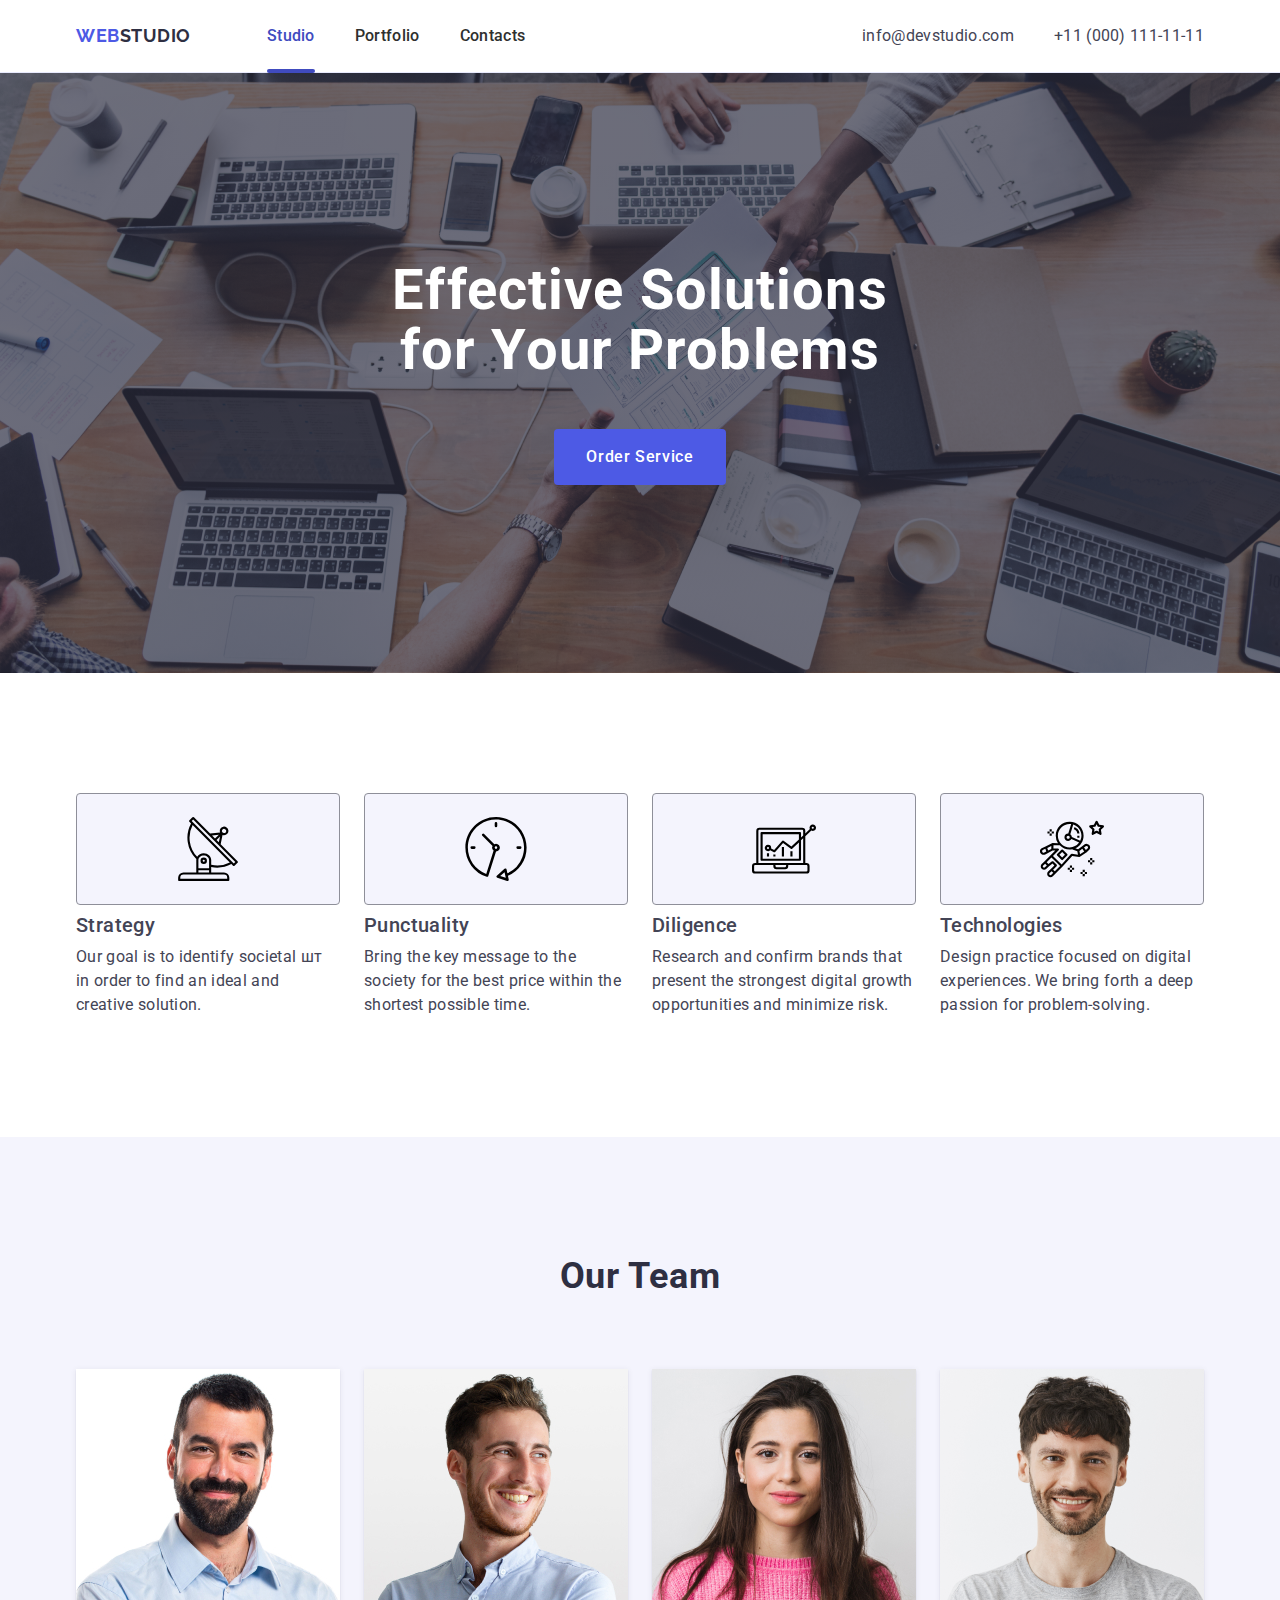
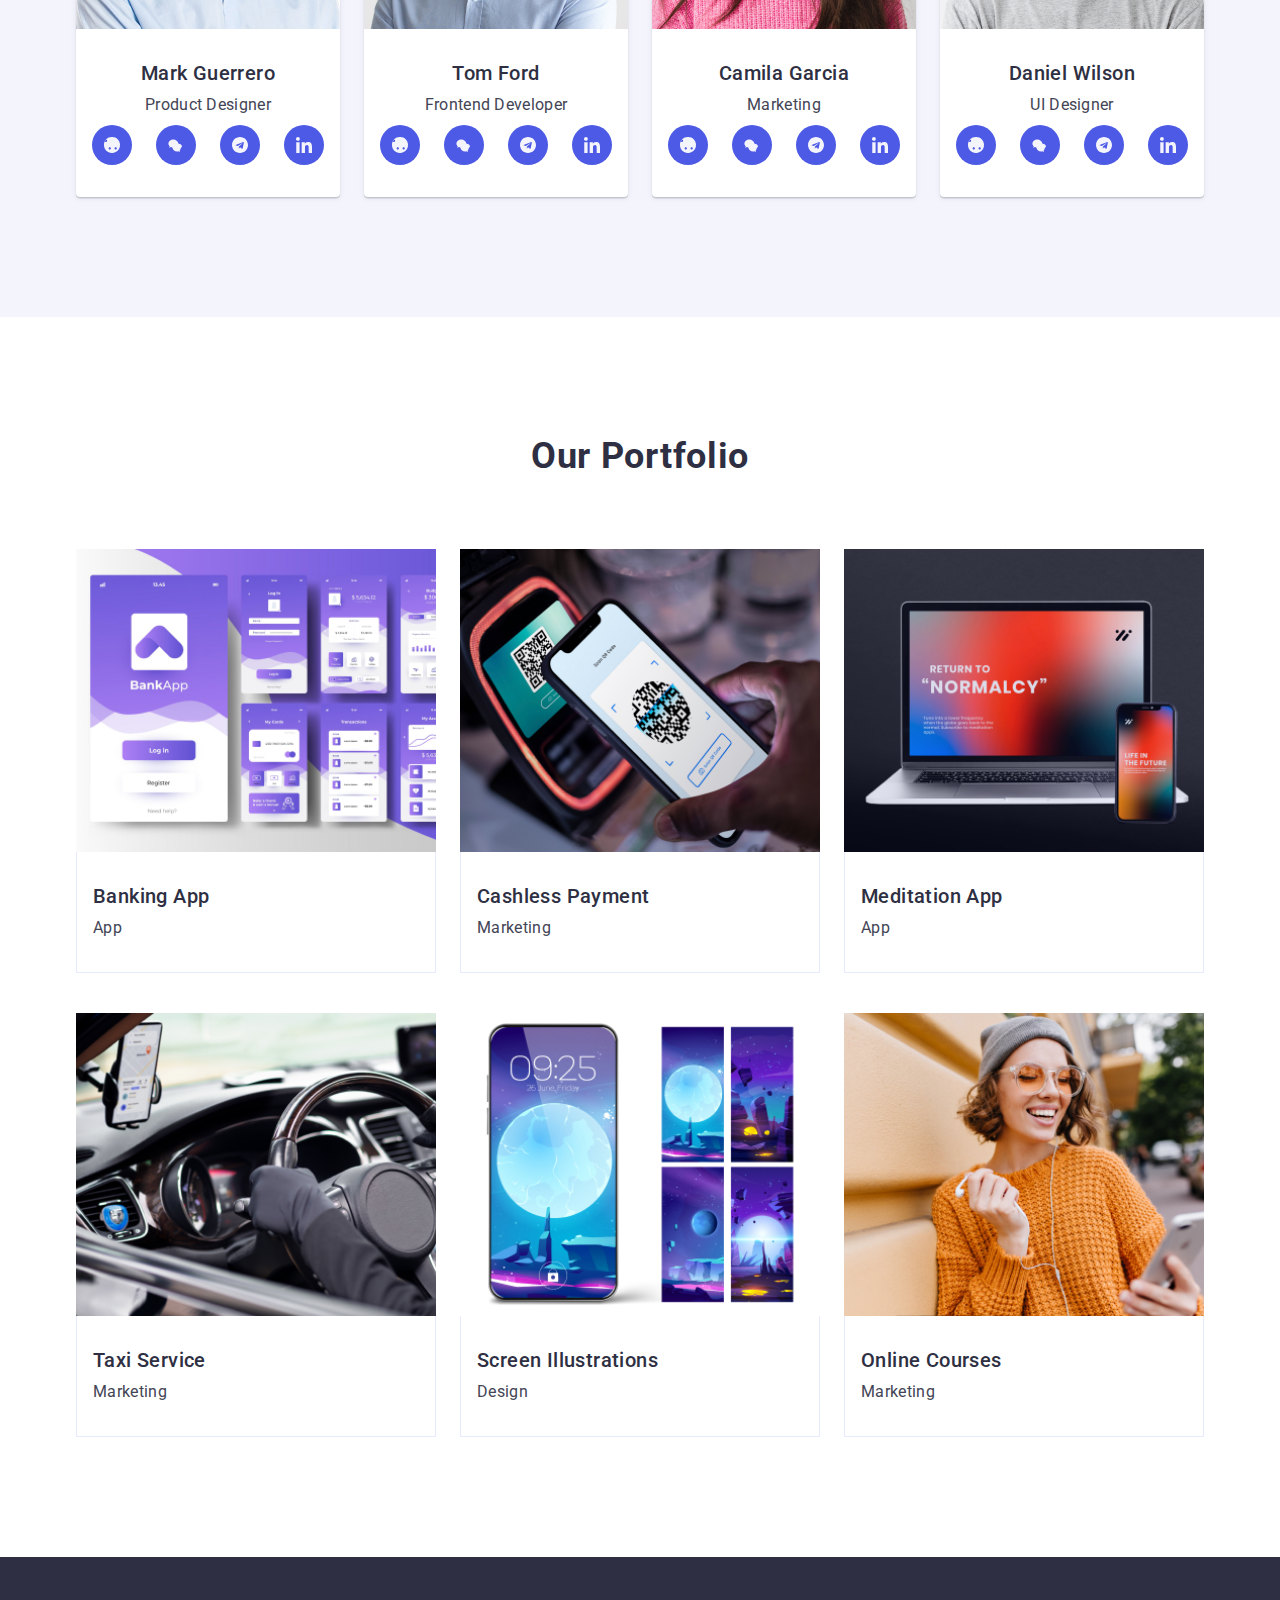
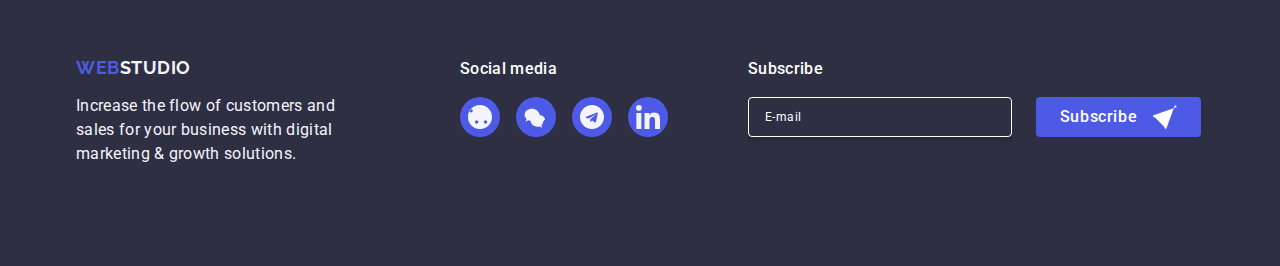
<file: html project/index.html>
<!DOCTYPE html>
<html lang="en">
<head>
    <meta charset="UTF-8">
    <meta name="viewport" content="width=device-width, initial-scale=1.0">
    <link rel="stylesheet" href="https://cdnjs.cloudflare.com/ajax/libs/modern-normalize/2.0.0/modern-normalize.min.css">
    <link rel="stylesheet" href="./src/css/style.css">
    <link rel="preconnect" href="https://fonts.googleapis.com">
    <link rel="preconnect" href="https://fonts.gstatic.com" crossorigin>
    <link href="https://fonts.googleapis.com/css2?family=Raleway:wght@700&family=Roboto:wght@400;500;700&display=swap" rel="stylesheet">
    <link rel="icon" href="./src/images/twitter-1.svg">
    <title>Web Studio</title>
</head>
<body>
     <header class="header">
            <div class="container header_wrapper">   
                <nav class="navigation">
                    <a href="./index.html" class="logo">Web<span class="logo_span">Studio</span></a> 
                    <ul class="nav_list">
                        <li class="nav_list_item "><a href="#" class="nav_list_a current ">Studio</a></li>
                        <li class="nav_list_item"><a href="#" class="nav_list_a ">Portfolio</a></li>
                        <li class="nav_list_item"><a href="#" class="nav_list_a ">Contacts</a></li>
                    </ul>
        
                </nav>
                <address class="address">
                    <ul class="address_list">
                        <li class="address_list_item"><a href="mailto:info@devstudio.com" class="address_a">info@devstudio.com</a></li>
                        <li class="address_list_item"><a  href="tel:+110001111111" class="address_a">+11 (000) 111-11-11</a></li>
                    </ul>
                </address>
            </div>
    </header>

    <main>
        <section class="hero">
            <div class="container">
                <h1 class="title">Effective Solutions for Your Problems</h1>
                <button type="button" class="hero_btn" id="btn_order">Order Service</button>

            </div>
        </section>
         <section class="plan">
            <div class="container">
                <h2 class="plan_title visually-hidden"></h2>

                <ul class="plan_list">
                    <li class="plan_list_item">
                        <div class="plan_icon">
                            <svg class="plan_icon_svg" width="64" height="64">
                                <use href="./src/images/icons.svg#icon-antenna"></use>
                            </svg>
                        </div>
                        <h3 class="plan_list_title">Strategy</h3>
                        <p class="plan_text">Our goal is to identify societal шт in order to find an ideal and creative solution. </p>
                    </li>
                    <li class="plan_list_item">
                        <div class="plan_icon">
                            <svg class="plan_icon_svg" width="64" height="64">
                                <use href ="./src/images/icons.svg#icon-clock"></use>
                            </svg>
                        </div>
                        <h3 class="plan_list_title">Punctuality</h3>
                        <p class="plan_text">Bring the key message to the society  for the best price within the shortest possible time.</p>
                    </li >
                    <li class="plan_list_item">
                        <div class="plan_icon">
                            <svg class="plan_icon_svg" width="64" height="64">
                                <use href ="./src/images/icons.svg#icon-diagram"></use>
                            </svg>
                        </div>
                        <h3 class="plan_list_title">Diligence</h3>
                        <p class="plan_text">Research and confirm brands that present the strongest digital growth opportunities and minimize risk.</p>
                    </li>
                    <li class="plan_list_item">
                        <div class="plan_icon">
                            <svg class="plan_icon_svg" width="64" height="64">
                                <use href ="./src/images/icons.svg#icon-astronaut"></use>
                            </svg>
                        </div>
                        <h3 class="plan_list_title">Technologies</h3>
                        <p class="plan_text">Design practice focused on digital experiences. We bring forth a deep passion for problem-solving.</p>
                    </li>
                </ul>
            </div>
        </section> 
        <section class="team">
            <div class="container">
                <h2 class="team_title">Our Team</h2>
                <ul class="team_list">
                    <li class="team_list_item">
                        <a href="/team.html"><img srcset="./src/images/team/img1.png 1x, ./src/images/team/img1-2x.png 2x" src="./src/images/team/img1.png" alt="Mark Guerrero" width="264" height="260"></a>
                        <div class="team_text_wrapper">
                            <h3 class="team_list_title color-change">Mark Guerrero</h3>
                            <p class="team_list_text text_space color-change">Product Designer</p>
                            <ul class="team_icon_list">
                                <li class="team_icon_list_item">
                                    <a href="#" class="team_icon_a">
                                        <svg class="soc_icon_svg" width="16" height="16">
                                            <use href ="./src/images/icons.svg#icon-instagram-2"></use>
                                        </svg>
                                    </a>
                                </li>
                                <li class="team_icon_list_item">
                                    <a href="#" class="team_icon_a">
                                        <svg class="soc_icon_svg" width="16" height="16">
                                            <use href ="./src/images/icons.svg#icon-twitter-1"></use>
                                        </svg>
                                    </a>
                                </li>
                                <li class="team_icon_list_item">
                                    <a href="#" class="team_icon_a">
                                        <svg class="soc_icon_svg" width="16" height="16">
                                            <use href ="./src/images/icons.svg#icon-facebook-1"></use>
                                        </svg>
                                    </a>
                                </li>
                                <li class="team_icon_list_item">
                                    <a href="#" class="team_icon_a">
                                        <svg class="soc_icon_svg" width="16" height="16">
                                            <use href ="./src/images/icons.svg#icon-linkedin-1"></use>
                                        </svg>
                                    </a>
                                </li>
                            </ul>
                        </div>
                    </li>
                    <li class="team_list_item">
                        <img srcset="./src/images/team/img2.jpg 1x, ./src/images/team/img2-2x.png 2x" src="./src/images/team/img2.jpg" alt="Tom Ford" width="264" height="260">
                        <div class="team_text_wrapper">
                            <h3 class="team_list_title color-change">Tom Ford</h3>
                            <p class="team_list_text text_space exclude-color-change">Frontend Developer</p>
                            <ul class="team_icon_list">
                                <li class="team_icon_list_item">
                                    <a href="#" class="team_icon_a">
                                        <svg class="soc_icon_svg" width="16" height="16">
                                            <use href ="./src/images/icons.svg#icon-instagram-2"></use>
                                        </svg>
                                    </a>
                                </li>
                                <li class="team_icon_list_item">
                                    <a href="#" class="team_icon_a">
                                        <svg class="soc_icon_svg" width="16" height="16">
                                            <use href ="./src/images/icons.svg#icon-twitter-1"></use>
                                        </svg>
                                    </a>
                                </li>
                                <li class="team_icon_list_item">
                                    <a href="#" class="team_icon_a">
                                        <svg class="soc_icon_svg" width="16" height="16">
                                            <use href ="./src/images/icons.svg#icon-facebook-1"></use>
                                        </svg>
                                    </a>
                                </li>
                                <li class="team_icon_list_item">
                                    <a href="#" class="team_icon_a">
                                        <svg class="soc_icon_svg" width="16" height="16">
                                            <use href ="./src/images/icons.svg#icon-linkedin-1"></use>
                                        </svg>
                                    </a>
                                </li>
                            </ul>
                        </div>
                    </li>
                    <li class="team_list_item">
                        <img srcset="./src/images/team/img3.jpg 1x, ./src/images/team/img3-2x.png 2x" src="./src/images/team/img3.jpg" alt="Camila Garcia" width="264" height="260">
                        <div class="team_text_wrapper">
                            <h3 class="team_list_title color-change">Camila Garcia</h3>
                            <p class="team_list_text text_space color-change">Marketing</p>
                            <ul class="team_icon_list">
                                <li class="team_icon_list_item">
                                    <a href="#" class="team_icon_a">
                                        <svg class="soc_icon_svg" width="16" height="16">
                                            <use href ="./src/images/icons.svg#icon-instagram-2"></use>
                                        </svg>
                                    </a>
                                </li>
                                <li class="team_icon_list_item">
                                    <a href="#" class="team_icon_a">
                                        <svg class="soc_icon_svg" width="16" height="16">
                                            <use href ="./src/images/icons.svg#icon-twitter-1"></use>
                                        </svg>
                                    </a>
                                </li>
                                <li class="team_icon_list_item">
                                    <a href="#" class="team_icon_a">
                                        <svg class="soc_icon_svg" width="16" height="16">
                                            <use href ="./src/images/icons.svg#icon-facebook-1"></use>
                                        </svg>
                                    </a>
                                </li>
                                <li class="team_icon_list_item">
                                    <a href="#" class="team_icon_a">
                                        <svg class="soc_icon_svg" width="16" height="16">
                                            <use href ="./src/images/icons.svg#icon-linkedin-1"></use>
                                        </svg>
                                    </a>
                                </li>
                            </ul>
                        </div>
                    </li>
                    <li class="team_list_item">
                        <img srcset="./src/images/team/img4.png 1x, ./src/images/team/img4-2x.png 2x" src="./src/images/team/img4.png" alt="Daniel Wilson" width="264" height="260">
                        <div class="team_text_wrapper">
                            <h3 class="team_list_title color-change">Daniel Wilson</h3>
                            <p class="team_list_text text_space color-change">UI Designer</p>
                            <ul class="team_icon_list">
                                <li class="team_icon_list_item">
                                    <a href="#" class="team_icon_a">
                                        <svg class="soc_icon_svg" width="16" height="16">
                                            <use href ="./src/images/icons.svg#icon-instagram-2"></use>
                                        </svg>
                                    </a>
                                </li>
                                <li class="team_icon_list_item">
                                    <a href="#" class="team_icon_a">
                                        <svg class="soc_icon_svg" width="16" height="16">
                                            <use href ="./src/images/icons.svg#icon-twitter-1"></use>
                                        </svg>
                                    </a>
                                </li>
                                <li class="team_icon_list_item">
                                    <a href="#" class="team_icon_a">
                                        <svg class="soc_icon_svg" width="16" height="16">
                                            <use href ="./src/images/icons.svg#icon-facebook-1"></use>
                                        </svg>
                                    </a>
                                </li>
                                <li class="team_icon_list_item">
                                    <a href="#" class="team_icon_a">
                                        <svg class="soc_icon_svg" width="16" height="16">
                                            <use href ="./src/images/icons.svg#icon-linkedin-1"></use>
                                        </svg>
                                    </a>
                                </li>
                            </ul>
                        </div>
                    </li>
                </ul>
            </div>
        </section> 
         <section class="portfolio">
            <div class="container">
                <h2 class="portfolio_title port_special">Our Portfolio</h2>
                <ul class="port_inf">
                    <li class="port_list_item">                      
                        <div class="portfolio_img">
                            <picture>
                                <source media="(max-width:767px)" srcset="./src/images/portf/bank_app-m-1x.jpg 1x, ./src/images/portf/bank_app-m-2x.jpg 2x"/>
                                <source media="(min-width:768px)" srcset="./src/images/portf/bank_app-t-1x.jpg 1x, ./src/images/portf/bank_app-t-2x.jpg 2x"/>
                                <source media="(max-width:1158px)" srcset="./src/images/portf/bank_app.jpg 1x, ./src/images/portf/bank_app-2x.jpg 2x"/>
                                <img srcset="./src/images/portf/bank_app.jpg 1x, ./src/images/portf/bank_app-2x.jpg 2x" src="./src/images/portf/bank_app.jpg" alt="bank_app" width="360" >
                            </picture>
                            <p class="portfolio_img_text">14 Stylish and User-Friendly App Design Concepts · Task Manager App · Calorie Tracker App · Exotic Fruit Ecommerce App · Cloud Storage App</p>
                        </div>
                        <div class="port_list_text_wrapper">
                            <h3 class="portfolio_list_title">Banking App</h3>
                            <p class="port_list_text">App</p>
                        </div>
                    </li>
                    <li class="port_list_item">
                        <div class="portfolio_img">
                            <picture>
                                <source media="(max-width:767px)" srcset="./src/images/portf/cash_pay.jpg 1x, ./src/images/portf/cash_pay-m-2x.jpg 2x"/>
                                <source media="(min-width:768px)" srcset="./src/images/portf/cash_pay-t-1x.jpg 1x, ./src/images/portf/cash_pay-t-2x.jpg 2x"/>
                                <source media="(max-width:1158px)" srcset="./src/images/portf/cash_pay.jpg 1x, ./src/images/portf/cash_pay-2x.jpg 2x"/>
                                <img srcset="./src/images/portf/cash_pay.jpg 1x, ./src/images/portf/cash_pay-2x.jpg 2x" src="./src/images/portf/cash_pay.jpg" alt="cash_pay" width="360"  >    
                            </picture>
                            <p class="portfolio_img_text">14 Stylish and User-Friendly App Design Concepts · Task Manager App · Calorie Tracker App · Exotic Fruit Ecommerce App · Cloud Storage App</p>
                        </div>
                        <div class="port_list_text_wrapper">
                            <h3 class="portfolio_list_title">Cashless Payment</h3>
                            <p class="port_list_text">Marketing</p>
                        </div>
                    </li>
                    <li class="port_list_item">
                        <div class="portfolio_img">
                            <picture>
                                <source media="(max-width:767px)" srcset="./src/images/portf/med_app-m-1x.jpg 1x, ./src/images/portf/med_app-m-2x.jpg 2x"/>
                                <source media="(min-width:768px)" srcset="./src/images/portf/med_app-t-1x.jpg 1x, ./src/images/portf/med_app-t-2x.jpg 2x"/>
                                <source media="(max-width:1158px)" srcset="./src/images/portf/med_app.jpg 1x, ./src/images/portf/med_app-2x.jpg 2x"/>
                                <img srcset="./src/images/portf/med_app.jpg 1x, ./src/images/portf/med_app-2x.jpg 2x" src="./src/images/portf/med_app.jpg" alt="med_app" width="360" >
                            </picture>
                            <p class="portfolio_img_text">14 Stylish and User-Friendly App Design Concepts · Task Manager App · Calorie Tracker App · Exotic Fruit Ecommerce App · Cloud Storage App</p>
                        </div>
                        <div class="port_list_text_wrapper">
                            <h3 class="portfolio_list_title">Meditation App</h3>
                            <p class="port_list_text">App</p>
                        </div>
                    </li>
                    <li class="port_list_item">
                        <div class="portfolio_img">
                            <picture>
                                <source media="(max-width:767px)" srcset="./src/images/portf/taxi-m-1x.jpg 1x, ./src/images/portf/taxi-m-2x.jpg 2x"/>
                                <source media="(min-width:768px)" srcset="./src/images/portf/taxi-t-1x.jpg 1x, ./src/images/portf/taxi-t-2x.jpg 2x"/>
                                <source media="(max-width:1158px)" srcset="./src/images/portf/taxi.jpg 1x, ./src/images/portf/taxi-2x.jpg 2x"/>
                                <img srcset="./src/images/portf/taxi.jpg 1x, ./src/images/portf/taxi-2x.jpg 2x" src="./src/images/portf/taxi.jpg" alt="taxi" width="360" height="300">
                                
                            </picture>
                            <p class="portfolio_img_text">14 Stylish and User-Friendly App Design Concepts · Task Manager App · Calorie Tracker App · Exotic Fruit Ecommerce App · Cloud Storage App</p>
                        </div>
                        <div class="port_list_text_wrapper">
                            <h3 class="portfolio_list_title">Taxi Service</h3>
                            <p class="port_list_text">Marketing</p>
                        </div>
                    </li>
                    <li class="port_list_item">
                        <div class="portfolio_img">
                            <picture>
                                <source media="(max-width:767px)" srcset="./src/images/portf/screen-m-1x.jpg 1x, ./src/images/portf/screen-m-2x.jpg 2x"/>
                                <source media="(min-width:768px)" srcset="./src/images/portf/screen-t-1x.jpg 1x, ./src/images/portf/screen-t-2x.jpg 2x"/>
                                <source media="(max-width:1158px)" srcset="./src/images/portf/screen.jpg 1x, ./src/images/portf/screen-2x.jpg 2x"/>
                                <img srcset="./src/images/portf/screen.jpg 1x, ./src/images/portf/screen-2x.jpg 2x" src="./src/images/portf/screen.jpg" alt="screen" width="360"  >
                            </picture>
                            <p class="portfolio_img_text">14 Stylish and User-Friendly App Design Concepts · Task Manager App · Calorie Tracker App · Exotic Fruit Ecommerce App · Cloud Storage App</p>
                        </div>
                        <div class="port_list_text_wrapper">
                            <h3 class="portfolio_list_title">Screen Illustrations</h3>
                            <p class="port_list_text">Design</p>
                        </div>
                    </li>
                    <li class="port_list_item">
                        <div class="portfolio_img">
                            <picture>
                                <source media="(max-width:767px)" srcset="./src/images/portf/online-m-1x.jpg 1x, ./src/images/portf/online-m-2x.jpg 2x"/>
                                <source media="(min-width:768px)" srcset="./src/images/portf/online-t-1x.jpg 1x, ./src/images/portf/online-t-2x.jpg 2x"/>
                                <source media="(max-width:1158px)" srcset="./src/images/portf/online.jpg 1x, ./src/images/portf/online-2x.jpg 2x"/>
                                <img srcset="./src/images/portf/online.jpg 1x, ./src/images/portf/online-2x.jpg 2x" src="./src/images/portf/online.jpg" alt="online" width="360"  >
                                
                            </picture>
                            <p class="portfolio_img_text">14 Stylish and User-Friendly App Design Concepts · Task Manager App · Calorie Tracker App · Exotic Fruit Ecommerce App · Cloud Storage App</p>
                        </div>
                        <div class="port_list_text_wrapper">
                            <h3 class="portfolio_list_title">Online Courses</h3>
                            <p class="port_list_text">Marketing</p>
                        </div>
                    </li>
                </ul>
            </div>
        </section> 
    </main>
     <footer class="footer">
        <div class="container footer_wrap">
            <div class="footer_info_left">
                <a href="./index.html" class="logo footer_logo">Web<span class="footer_span">Studio</span></a>
                <p class="footer_text">Increase the flow of customers and sales for your business with digital marketing & growth solutions.<p>
            </div>
            <div class="footer_info_right">
                <p class="footer_info_right_text">Social media</p>
                <ul class="footer_icon_list">
                    <li class="footer_icon_list_item">
                        <a href="#" class="footer_icon_a">
                            <svg class="soc_icon_svg" width="24" height="24">
                                <use href ="./src/images/icons.svg#icon-instagram-2"></use>
                            </svg>
                        </a>
                    </li>
                    <li class="footer_icon_list_item">
                        <a href="#" class="footer_icon_a">
                            <svg class="soc_icon_svg" width="24" height="24">
                                <use href ="./src/images/icons.svg#icon-twitter-1"></use>
                            </svg>
                        </a>
                    </li>
                    <li class="footer_icon_list_item">
                        <a href="#" class="footer_icon_a">
                            <svg class="soc_icon_svg" width="24" height="24">
                                <use href ="./src/images/icons.svg#icon-facebook-1"></use>
                            </svg>
                        </a>
                    </li>
                    <li class="footer_icon_list_item">
                        <a href="#" class="footer_icon_a">
                            <svg class="soc_icon_svg" width="24" height="24">
                                <use href ="./src/images/icons.svg#icon-linkedin-1"></use>
                            </svg>
                        </a>
                    </li>
                </ul>
            </div>
            <div class="footer_form_wrapper">
                <p class="footer_form_text">Subscribe</p>
                <form  class="footer_form">
                    <label for="footer-input-form" class="footer_label">
                        <input type="email" name="footer-input" id="footer-input-form" class="footer_form_input"
                        placeholder="E-mail">
                    </label>
                    <button type="submit" class="footer_form_btn">Subscribe
                        <svg class="footer_form_icon" width="24" height="24">
                            <use href ="./src/images/icons.svg#icon-frame-3"></use>
                        </svg>
                    </button>
                </form>
            </div>
        </div>
    </footer> 
     <div class="back_drop " id="back_drop"> 
        <div class="modal">
            <button type="button" class="modal_close_btn" id="close_btn_modal">
                <svg class="modal_close_icon" width="8" height="8">
                    <use href="./src/images/icons.svg#icon-close-black"></use>
                </svg>
            </button>
            <p class="modal_title">Leave your contacts and we will call you back</p>
            <form class="modal_form">
                <div class="form_section">
                    <label class="modal_form_label" for="user-name">Name</label>
                    <div class="input_wrapper">
                        <input class="form_input" type="text" name="user-name" id="user-name">
                        <svg class="modal_icon" width="18" height="24">
                            <use href="./src/images/icons.svg#icon-person-black"></use>
                        </svg>
                    </div>
                </div>
                <div class="form_section">
                    <label class="modal_form_label" for="phone">Phone</label>
                    <div class="input_wrapper">
                        <input class="form_input" type="tel" name="phone" id="phone">
                        <svg class="modal_icon" width="18" height="24">
                            <use href="./src/images/icons.svg#icon-phone-black"></use>
                        </svg>
                    </div>
                </div>
                <div class="form_section">
                    <label class="modal_form_label" for="email">Email</label>
                    <div class="input_wrapper">
                        <input class="form_input" type="email" name="email" id="email">
                        <svg class="modal_icon" width="18" height="24">
                            <use href="./src/images/icons.svg#icon-email-black"></use>
                        </svg>
                    </div>
                </div>
                <div class="form_textarea">
                    <label for="user-comment" class="modal_form_label">Comment</label>
                    <textarea name="user-comment" id="user-comment" cols="30" rows="10"  placeholder="Text input" class="text_area"></textarea>
                </div>
                <div class="check_box">
                    <input type="checkbox" id="user-privacy"  value="true" name="user-privacy" class="check_box_input visually-hidden">
                    <label class="check_box_label" for="user-privacy">
                        <span class="check_box_span">
                            <svg class="span_icon" width="10" height="8">
                                <use href="./src/images/icons.svg#icon-vector"></use>
                            </svg>
                        </span> 
                        I accept the terms and conditions of the <a href="#" class="span_a">Privacy Policy</a></label>
                </div>
                <button class="form_btn" type="submit">Send</button>
            </form>
        </div>
    </div>
    <div class="menu " id="menu_main">
        <div class="div-menu">
          <button class="close-button-menu" type="button" id="close_menu_btn">
            <svg class="icon-close" width="8" height="8">
              <use href="./src/images/icons.svg#icon-close-black"></use>
            </svg>
          </button>
          <ul class="menu-list">
            <li class="menu-list-li">
              <a
                class="menu-list-first current"
                href="#"
                target="_blank"
                >Studio</a
              >
            </li>
            <li class="menu-list-li">
              <a class="menu-list-first" href="" target="_blank">Portfolio</a>
            </li>
            <li class="menu-list-li">
              <a class="menu-list-first" href="" target="_blank">Contacts</a>
            </li>
          </ul>
  
          <address class="menu-address">
            <ul class="menu-contacts-list">
              <li class="menu-list-li">
                <a class="menu-contacts current" href="tel:+110001111111"
                  >+11 (000) 111-11-11</a
                >
              </li>
              <li class="menu-list-li">
                <a class="menu-contacts" href="mailto:info@devstudio.com"
                  >info@devstudio.com</a
                >
              </li>
            </ul>
            <ul class="team_icon_list menu_gap">
                <li class="team_icon_list_item">
                    <a href="#" class="team_icon_a">
                        <svg class="soc_icon_svg" width="16" height="16">
                            <use href ="./src/images/icons.svg#icon-instagram-2"></use>
                        </svg>
                    </a>
                </li>
                <li class="team_icon_list_item">
                    <a href="#" class="team_icon_a">
                        <svg class="soc_icon_svg" width="16" height="16">
                            <use href ="./src/images/icons.svg#icon-twitter-1"></use>
                        </svg>
                    </a>
                </li>
                <li class="team_icon_list_item">
                    <a href="#" class="team_icon_a">
                        <svg class="soc_icon_svg" width="16" height="16">
                            <use href ="./src/images/icons.svg#icon-facebook-1"></use>
                        </svg>
                    </a>
                </li>
                <li class="team_icon_list_item">
                    <a href="#" class="team_icon_a">
                        <svg class="soc_icon_svg" width="16" height="16">
                            <use href ="./src/images/icons.svg#icon-linkedin-1"></use>
                        </svg>
                    </a>
                </li>
            </ul>
          </address>
        </div>
      </div>
</body>
</html>
</file>
<file: html project/src/css/style.css>
*{
    box-sizing: border-box;
}


body{
    font-family: 'Roboto', sans-serif;
    background-color: #fff;
    color: #434455;
    font-size: 16px;
}

.container{
    max-width: 296px;
    margin: 0 auto;
    padding: 0 16px;
}

@media screen  and (min-width:768px){
    .container{
        max-width: 768px;
    }
}

@media screen  and (min-width:1158px){
    .container{
        max-width: 1158px;
        padding: 0 15px;
    }
}


h1,
h2,
h3,
h4,
h5,
h6,
p {
  margin: 0;
}

a{
    display: inline;
    text-decoration: none;
}

ul, ol{
    list-style: none;
    display: inline;
    padding: 0;
    margin: 0;
}




img{
    display: block;
    max-width: 100%;
    height: auto;
}


.header{
    border-bottom: 1px solid  #E7E9FC;
    box-shadow: 0 1px 6px 0 rgba(46, 47, 66, 0.08), 0 1px 1px 0 rgba(46, 47, 66, 0.16), 0 2px 1px 0 rgba(46, 47, 66, 0.08);
    
}

.navigation{
    display: flex; 
    align-items: center;
}


.nav_list{ 
    display: none; 
}

.address_list{
    display: none;
}

.open_menu_btn{
    padding: 0;
    line-height: 0;
    border: none;
    background-color: transparent;
    cursor: pointer;
}


.header_wrapper{
    display: flex;
    align-items: center;
    justify-content: space-between;
}


.visually-hidden{
    position: absolute;
    width: 1px;
    height: 1px;
    margin: -1px;
    border: 0;
    padding: 0;
    white-space: nowrap;
    clip-path: inset(100%);
    clip: rect(0 0 0 0);
    overflow: hidden;
}


/* h1 */
.title{    
    color: #fff;
    font-size: 36px;
    font-weight: 700;
    line-height: 1.07; 
    letter-spacing: 0.02em;
    max-width: 216px;
    text-align: center;
    margin: 0 auto;
    margin-bottom: 72px;
}

/* h2 */
.team_title, .portfolio_title{
    color: #2E2F42;
    text-align: center;
    font-size: 36px;
    font-style: normal;
    font-weight: 700;
    line-height: 1.11; 
    letter-spacing: 0.72px;
    text-transform: capitalize;
}

.text_up{
    display: none;
}

/* h3 */
.team_list_title, .portfolio_list_title{
    color:#2e2f42;
    font-size: 20px;
    font-weight: 500;
    line-height: 1.2; 
    letter-spacing: 0.4px;
    margin: 0;
}

.plan_list_title{
    margin-bottom: 8px;
    text-align: center;
    font-size: 36px;
    line-height: 111%;
    letter-spacing: 0.02em;
}

.logo{
    color:  #4D5AE5;
    font-family: "Raleway", sans-serif;
    font-size: 18px;
    font-style: normal;
    font-weight: 700;
    letter-spacing: 0.54px;
    text-transform: uppercase;
    line-height: 1.17;
    /* margin-right: 76px;  */
    padding-top:17.5px ;
    padding-bottom:17.5px ;
}

.logo_span{
    color: var(--NAVY-BLUE, #2E2F42);
    font-family: "Raleway", sans-serif;
    font-size: 18px;
    font-style: normal;
    font-weight: 700;
    line-height: 1.17; 
    letter-spacing: 0.54px;
    text-transform: uppercase;
}

.address {
    font-style: normal;
    margin-left: auto;
    align-items: center;
}

.hero{
    background-image: linear-gradient(rgba(46, 47, 66, 0.7), rgba(46, 47, 66, 0.7)), url(../images/office-m.jpg);
    background-repeat: no-repeat;
    background-size: cover;
    padding-top: 72px;
    padding-bottom: 72px;
    max-width: 1440px;
    background-position:center;
    margin: 0 auto;
}

@media screen and (min-device-pixel-ratio: 2), (min-resolution: 192dpi), 
(min-resolution: 2dpx) {
  .hero {
  background-image:
  linear-gradient(rgba(46, 47, 66, 0.7),
  rgba(46,47,66,0.7 )
  ),
  url(../images/office-m-2x.jpg);
  }
}

.hero_btn{
    color: var(--WHITE, #FFF);
    background: var(--IRIS, #4D5AE5);
    font-style: normal;
    font-weight: 500;
    line-height: 24px; 
    letter-spacing: 0.64px;
    cursor: pointer;
    padding: 16px 32px;
    border-radius: 4px;
    margin: 0 auto;
    display: block;
    min-width: 169px;
    height: 56px;
    border: none;
    transition:  background-color 250ms cubic-bezier(0.4, 0, 0.2, 1);
}

.hero_btn:hover,
.hero_btn:focus{
    background: var(--OCEAN, #404BBF);
}

.plan_text{
    color: var(--SLATE, #434455);
    font-style: normal;
    font-weight: 500;
    line-height: 150%;
    letter-spacing: 0.02em;
}

.plan{
    padding-top: 96px;
    padding-bottom: 96px;
}

.plan_list{
    display: flex;
    flex-wrap: wrap;
    gap: 72px;
}

 .plan_icon_list{
    display: flex;
    gap: 24px;
} 

.plan_icon{
    display: none;
}



.plan_list_item{
    width: 100%;
}


.team{
    background-color: #F4F4FD;
    padding-top: 96px;
    padding-bottom: 96px;
}
.dark-mode.main.team{
    background-color: #31d0aa;
}
.team_title{
    margin-bottom: 72px;
}
.team_list{
    display: flex;
    flex-wrap: wrap;
    gap: 72px;
    text-align: center;
    
}
.team_list_item{
    max-width: 264px;
    background:  #FFF;
    border-radius: 0px 0px 4px 4px;
    box-shadow: 0 2px 1px 0 rgba(46, 47, 66, 0.08), 0 1px 1px 0 rgba(46, 47, 66, 0.16), 0 1px 6px 0 rgba(46, 47, 66, 0.08);
}

.team_list_title{
    margin-bottom: 8px;
}

.team_list_text{
    color: var(--SLATE, #434455);
    font-weight: 400;
    line-height: 24px; 
    letter-spacing: 0.32px;
}

.team_text_wrapper{
    padding: 32px 0 32px;
    display: flex;   
    flex-direction: column;
    align-items: center;
}
.team_icon_list{
    display: flex;
    gap: 24px;
    justify-content: center;  
}

.menu_gap{
    gap: 40px;
}

.team_icon_a{
    width: 100%;
    height: 100%;
    background-color:#4d5ae5;
    border-radius: 50%;
    justify-content: center;
    align-items: center;
    display: flex;
}
.team_icon_a:hover,
.team_icon_a:focus{
    background-color: #404bbf;
    transition: background-color 250ms cubic-bezier(0.4, 0, 0.2, 1);;
}


.team_icon_list_item{
    width: 40px;
    height: 40px;
       
}

.text_space{
    margin-bottom: 8px;
}
.soc_icon_svg{
    fill: #f4f4fd;
}

.portfolio{
    padding-top: 96px;
    padding-bottom: 96px;
}

.port_special{
    margin-bottom: 72px;
}

.port_inf{
    display: flex;
    flex-wrap: wrap;
    row-gap: 48px;
}

.port_list_item{
    /* width: calc((100% - 24px * 2) / 3); */
    width: 100%;
    display: flex;
    flex-direction: column;
    transition: box-shadow 250ms cubic-bezier(0.4, 0, 0.2, 1);
}

.port_list_item:hover .portfolio_img_text{ 
    transform: translateY(0);
}

.port_list_item:hover {
    box-shadow: 0 2px 1px 0 rgba(46, 47, 66, 0.08), 0 1px 1px 0 rgba(46, 47, 66, 0.16), 0 1px 6px 0 rgba(46, 47, 66, 0.08);  
}

.portfolio_list_title{
    margin-bottom: 8px;
}

.port_list_text_wrapper{
    border: 1px solid  #E7E9FC;
    border-top: none;
    padding: 32px 16px;
}

.portfolio_img_text{
    top: 0;
    position: absolute;
    font-size: 16px;
    line-height: 1.5;
    letter-spacing: 0.02em;
    color: #f4f4fd;
    padding: 40px 32px;
    background-color: #4D5AE5;
    height: 100%;
    width: 100%;
    transform: translateY(100%);
    transition: transform 250ms cubic-bezier(0.4, 0, 0.2, 1);

}

.portfolio_img{
    position: relative;
    overflow: hidden;
}

.port_list_text{
    color: var(--SLATE, #434455);
    font-weight: 400;
    line-height: 24px; 
    letter-spacing: 0.32px;
}

.footer{
    background: var(--NAVY-BLUE, #2E2F42);
    padding: 96px 0px 96px; /**/
}

.footer_logo{
    display: inline-block;
    margin-bottom: 16px;
    padding-top:0 ;
    padding-bottom:0 ;    
}
.footer_span{
    color: var(--CLOUD, #F4F4FD);
    font-family: "Raleway";
    font-size: 18px;
    font-style: normal;
    font-weight: 700;
    line-height: 21px; 
    letter-spacing: 0.54px;
    text-transform: uppercase;
}

.footer_text{
    color:  #F4F4FD;
    max-width: 264px;
    font-weight: 400;
    line-height: 24px;
    letter-spacing: 0.32px;
    text-align: left; /**/
}

.footer_icon_list{
    display: flex;
    justify-content: center; /**/
    gap: 16px;
}

.footer_wrap{
    display: flex;
    /* align-items: baseline; */
    flex-direction: column; /**/
    justify-content: center; /**/
    gap: 72px; /**/   
}
.footer_info_right{
    text-align: center; /**/
}
.footer_info_left{
    /* margin-right: 120px; */
    text-align: center; /**/ 
}

.footer_info_right_text{
    font-weight: 500;
    font-size: 16px;
    line-height: 150%;
    letter-spacing: 0.02em;
    color: #fff;
    margin-bottom: 16px;
}

.footer_icon_list_item{
    width: 40px;
    height: 40px;
    
}

.footer_icon_a:hover,
.footer_icon_a:focus{
    background-color: #31d0aa;
}

.footer_icon_a{
    width: 100%;
    height: 100%;
    background-color:#4d5ae5;
    border-radius: 50%;
    justify-content: center;
    align-items: center;
    display: flex;
    transition: background-color 250ms cubic-bezier(0.4, 0, 0.2, 1);
}

.footer_form_wrapper{
    /* margin-left: 80px; */
    text-align: center;  /**/
}

.footer_form{
    display: flex;
    flex-direction: column; /**/
    align-items: center; /**/
    gap: 16px; /**/
}

.footer_form_text{
    margin-bottom: 16px;
    font-weight: 500; 
    font-size: 16px;
    line-height: 1.5;
    letter-spacing: 0.02em;
    color: #ffffff;
}

.footer_form_input{
    width: 288px; /**/
    height: 40px;
    border: 1px solid #ffffff;
    background-color: transparent;
    font-size: 12px;
    line-height: 2;
    letter-spacing: 0.04em;
    padding-left: 16px;
    box-shadow: 0px 4px 4px rgba(0, 0, 0, 0.15);
    border-radius: 4px;
    color: #ffffff;
    opacity: 0.3; /**/
}

.footer_form_input::placeholder{
    color: #ffffff;
}

.footer_form_btn{
    min-width: 165px;
    height: 40px;
    display: flex;
    justify-content: center;
    align-items: center;
    font-family: "Roboto", sans-serif;
    font-size: 16px;
    font-weight: 500;
    line-height: 1.5;
    letter-spacing: 0.04em;
    color: #ffffff;
    cursor: pointer;
    background-color: #4D5AE5;
    border:none;
    border-radius: 4px;
}

.footer_form_icon{
    margin-left: 16px;
    fill: #FFF;
}


.back_drop {
    position: fixed;
    top:0;
    left: 0;
    width: 100%;
    height: 100%;
    background-color: rgba(46, 47, 66, 0.4);
    opacity: 0;
    visibility: hidden;
    pointer-events: none;
    transition: opacity 250ms cubic-bezier(0.4, 0, 0.2, 1), visibility 250ms cubic-bezier(0.4, 0, 0.2, 1);
}
.modal {

    /* width: 408px; */
    width: 288px;
    /* min-height: 584px; */
    min-height: 623px;
    position: absolute;
    top: 50%;
    left: 50%;
    transform: translate(-50%, -50%) scale(1);
    background-color: #fcfcfc;
    border-radius: 4px;
    transition: transform 250ms cubic-bezier(0.4, 0, 0.2, 1);
    box-shadow:0px 1px 1px rgba(0, 0, 0, 0.14), 0px 1px 3px rgba(0, 0, 0, 0.12), 0px 2px 1px rgba(0, 0, 0, 0.2);
    padding: 24px 16px 24px 16px;
}
.modal_close_btn {
    position: absolute;
    top: 24px;
    right: 24px;
    border-radius: 50%;
    width: 24px;
    height: 24px;
    padding: 0;
    cursor: pointer;
    border: 1px solid rgba(0, 0, 0, 0.1);
    background-color: #e7e9fc;
    display: flex;
    justify-content: center;
    align-items: center;
    transition: background-color 250ms cubic-bezier(0.4, 0, 0.2, 1), border 250ms cubic-bezier(0.4, 0, 0.2, 1);
    
}


.modal_close_btn:hover,
.modal_close_btn:focus{
    background-color: #404bbf;
    border: none;

}

.is_open{
    opacity: 1;
    visibility: visible;
    pointer-events: auto;
}


.modal_close_btn:hover > .modal_close_icon,
.modal_close_btn:focus > .modal_close_icon{
    fill:#ffffff;
}

.modal_close_icon {
    transition: fill 250ms cubic-bezier(0.4, 0, 0.2, 1);
}


.modal_title{
    font-weight: 500;
    font-size: 16px;
    line-height: 150%;
    letter-spacing: 0.02em;
    text-align: center;
    color: #2e2f42;
    margin-bottom: 16px;
    margin-top: 48px;
}

.modal_form{
    display: flex;
    flex-direction: column;
    margin: 0 auto;
}

.modal_form_label{
    position: relative;
    display: flex;
    flex-direction: column;
    font-weight: 400;
    font-size: 12px;
    line-height: 117%;
    letter-spacing: 0.04em;
    color: #8e8f99;
    display: block;
    margin-bottom: 4px;
}
.form_input{
    /* width: 360px; */
    width: 256px;
    height: 40px;
    border: 1px solid rgba(46, 47, 66, 0.4);
    border-radius: 4px;
    background-color: transparent;
    padding-left: 38px;
    outline: transparent;
    transition: border-color 250ms cubic-bezier(0.4, 0, 0.2, 1);
}



.form_input:hover,
.form_input:focus{
    border-color: #4D5AE5;
    
}

.form_input:focus + .modal_icon{
    fill: #4D5AE5;
}



.form_section{
    margin-bottom: 8px;
    
}

.form_textarea{
    margin-bottom: 16px;
}

.input_wrapper{
    position: relative;
}

.text_area{
    width: 100%;
    height: 120px;
    font-size: 12px;
    line-height: 1.17;
    letter-spacing: 0.04em;
    color: rgba(46, 47, 66, 0.4); 
    border: 1px solid rgba(46, 47, 66, 0.4);
    border-radius: 4px;
    background-color: transparent;
    padding: 8px 16px;
    outline: transparent;
    resize: none;
    transition: border-color 250ms cubic-bezier(0.4, 0, 0.2, 1);   
}

.text_area::placeholder{
    color:rgba(46, 47, 66, 0.4);
}

.text_area:focus{
    border-color: #4D5AE5;
}


.check_box{
    margin-bottom: 24px;
}

.check_box_label{
    font-size: 12px;
    line-height: 1.17;
    letter-spacing: 0.04em;
    color:#8e8f99;
}

.check_box_span{
    width: 16px;
    height: 16px;
    border: 1px solid rgba(46, 47, 66, 0.4);
    border-radius: 2px;
    transition: background-color 250ms cubic-bezier(0.4, 0, 0.2, 1), border 250ms cubic-bezier(0.4, 0, 0.2, 1), fill 250ms cubic-bezier(0.4, 0, 0.2, 1);
    display: inline-flex;
    align-items: center;
    justify-content: center;
    fill: transparent;
}


.check_box_input:checked + .check_box_label .check_box_span{
    background-color:#404bbf;
    border: none;
    fill:#F4F4FD;
}

.form_btn{
    display: block;
    margin: 0 auto;
    min-width: 169px;
    height: 56px;
    font-family: "Roboto", sans-serif;
    font-size: 16px;
    font-weight: 500;
    line-height: 1.5;
    letter-spacing: 0.04em;
    color: #ffffff;
    cursor: pointer;
    background-color: #4D5AE5;
    border: none;
    transition: background-color 250ms cubic-bezier(0.4, 0, 0.2, 1); 
    border-radius: 4px;
}

.span_a{
    color:#4d5ae5;
    text-decoration: underline;
}

.modal_icon{
    position: absolute;
    top: 50%;
    left: 16px;
    transform: translateY(-50%);
    transition: fill 250ms cubic-bezier(0.4, 0, 0.2, 1);
}

.modal_phone_icon{
    position: absolute;
    left: 16px;
    top: 26px;
}

.modal_email_icon{
    position: absolute;
    left: 16px;
    top: 26px;
}



.close-button-menu {
    position: absolute;
  top:24px;
  right: 24px;
  width: 24px;
  height: 24px;
  border-radius: 50%;
  display: flex;
  align-items: center;
  justify-content: center;
border-radius: 50%;
border: 1px solid rgba(0, 0, 0, 0.1);
background-color: #e7e9fc;
  cursor: pointer;
  transition: background-color 250ms cubic-bezier(0.4, 0, 0.2, 1),
    border 250ms cubic-bezier(0.4, 0, 0.2, 1);
}
.menu {
  top: 0;
  left: 0;
  width: 100%;
  height: 100%;
  position: fixed;
  visibility: hidden;
  display: none;
  opacity: 0;
}
.is-open {
display: block;
}
.menu.is-open .div-menu {
  opacity: 1;
}
.menu.is-open {
  opacity: 1;
  visibility: visible;
}
.div-menu {
    display: flex;
    flex-direction: column;
    background-color: #ffffff;
    width: 100%;
    height: 100%;
    padding: 72px 16px 40px 16px;
}
.menu-list {
  display: flex;
  flex-direction: column;
  gap: 40px;
  margin-bottom: auto;
}
.menu-list-first.current {
  color: #404BBF;
}

.menu-list-first {
    font-size: 36px;
    font-style: normal;
    font-weight: 700;
    line-height: 1.11; /* 111.111% */
    letter-spacing: 0.02em;
    color: #2E2F42;
    text-decoration: none;
}
.menu-list-first:hover,
.menu-list-first:focus {
  color: #404BBF;
}

.menu-contacts-list {
  display: flex;
  flex-direction: column;
  gap: 24px;
  margin-bottom: 48px;
}
.menu-contacts {
  font-size: 20px;
font-style: normal;
font-weight: 500;
line-height: 1.2; /* 120% */
letter-spacing: 0.02em;
color: #434455;
text-decoration: none;
}
.menu-contacts.current {
color: #404BBF;
}
.menu-contacts:focus,
.menu-contacts:hover {
color: #404BBF;
}



@media screen and (min-width: 768px) {
  .menu.is-open {
    display: none;
  }
}
@media screen and (min-width: 1158px) {
.menu.is-open {
  display: none;
}
}



@media screen  and (min-width:768px){
    .nav_list{
        display: flex;
        gap: 40px;
    }

    .open_menu_btn{
        display: none;
    }

    .logo{
        margin-right: 120px;
    }

    .address{
        display: block;
    }
    
    .address_list{
        display: flex;
        flex-direction: column;
        gap: 12px;
    }

    .address_list_item a{
        font-size: 12px;
        line-height: 1.16px;
    }
    .nav_list .nav_list_item .current{
        color: #404BBF;
    }
    
    .nav_list_item a:hover,
    .nav_list_item a:focus{
       color: var(--OCEAN, #404BBF);
    }

    .address_list .address_list_item a{
        color: var(--SLATE, #434455);
        font-style: normal;
        font-weight: 400;
        
        letter-spacing: 0.32px;
        transition: color 250ms cubic-bezier(0.4, 0, 0.2, 1);
    }
    
    .nav_list_item .nav_list_a{
        font-weight: 500;
        line-height: 24px; 
        letter-spacing: 0.02em;
        color: #2e2f2e;
        padding: 24px 0;
        display: block;
        position: relative;
        transition: color 250ms cubic-bezier(0.4, 0, 0.2, 1);
    }

    .current::after{
        content: "";
        border-radius: 2px;
        width: 100%;
        height: 4px;
        background-color: #404bbf;
        position: absolute;
        left: 0;
        bottom: -1px;
    }

    .address_list_item a:hover,
    .address_list_item a:focus{
    color: var(--OCEAN, #404BBF);
    }
    .title{
        font-size: 56px;
        line-height: 107%;
        max-width: 496px;
    }
    .hero{
        background-image: linear-gradient(rgba(46, 47, 66, 0.7), rgba(46, 47, 66, 0.7)), url(../images/office-t.jpg);
        padding-top: 112px;
        padding-bottom: 112px;
    }
    @media screen and (min-device-pixel-ratio: 2), (min-resolution: 192dpi), 
    (min-resolution: 2dpx) {
        .hero {
            background-image:
            linear-gradient(rgba(46, 47, 66, 0.7),
            rgba(46,47,66,0.7 )
            ),
            url(../images/office-t-2x.jpg);
            max-width: 768px;
      }
    }
    .plan{
        padding-top: 96px;
        padding-bottom: 96px;
    }
    
    .plan_list{
        display: flex;
        gap: 24px;
        flex-direction: row;
        row-gap: 72px;
        flex-wrap: wrap;

    }

    .plan_list_title{
        font-weight: 500;
        font-weight: 700;
        font-size: 36px;
        letter-spacing: 0.02em;
        text-align: left;
    }

    .plan_list_item{
        width: calc((100% - 72px) / 2);
        width: 356px; 
        
    }

    .team{
        padding-top: 96px;
        padding-bottom: 96px;
    }

    .team_list{
        display: flex;
        gap: 0;
        row-gap: 64px;
        flex-direction: row;
        column-gap: 24px;
        flex-wrap: wrap;
        justify-content: center;
        
    }
    .team_list_item{
        width: calc((100% - 72px) / 2);
        background:  #FFF;
        
        border-radius: 0px 0px 4px 4px;
        box-shadow: 0 2px 1px 0 rgba(46, 47, 66, 0.08), 0 1px 1px 0 rgba(46, 47, 66, 0.16), 0 1px 6px 0 rgba(46, 47, 66, 0.08);
    }
    .port_inf{
        display: flex;
        flex-wrap: wrap;
        row-gap: 72px;
        column-gap: 24px;
    }
    
    .port_list_item{
        width: calc((100% - 24px) / 2);
    }
    .portfolio{
        padding-top: 96px;
        padding-bottom: 96px;
    }


    .footer_icon_list{
        display: flex;
        justify-content: start; /**/
        gap: 16px;
    }
    .footer_wrap{
        display: flex; 
        flex-direction: row; 
        justify-content: start; 
        gap: 24px;
        flex-wrap: wrap;
        column-gap: 24px;
        row-gap: 72px; /**/
        width: 584px;
          
    }
    .footer_form_input{
        width: 264px;
    }
    .footer_form_text{
        text-align: left;
    }

    .footer_info_right{
        text-align: left; /**/
    }
    .footer_info_left{
        text-align: left;
    }
    .footer_form{
        display: flex;
        flex-direction: row; /**/
        align-items: start; /**/
        gap: 24px; /**/
    }
    .modal{
        width: 408px;
        min-height: 584px;
        padding: 24px;
    }
    .form_input{
        width: 360px;
    }
}

                               /* desktop */
                               /* desktop */
                               /* desktop */
                               /* desktop */
                               /* desktop */
                               /* desktop */



@media  screen and  (min-width:1158px) {
    .logo{
        margin-right: 76px;
    }
    .address_list{
        display: flex;
        flex-direction: row;
        gap: 40px;
    }
    .address_list1{
        display: flex;
        flex-direction: column;
        gap: 5px;
    }      
    .address_list_item a{
        font-size: 16px;
        line-height: 150%;
    }
    .text_up{
        display: block;
        border: none;
        background-color: #31d0aa;
        border-radius: 5px;
        cursor: pointer;
    }
    .text_up_wrapper{
        display: flex;
        gap: 8px;
        margin-left: 20px;
    }

    .nav_list .nav_list_item .current{
        color: #404BBF;
    }
    
    .nav_list_item a:hover,
    .nav_list_item a:focus{
       color: var(--OCEAN, #404BBF);
    }

    .address_list .address_list_item a{
        color: var(--SLATE, #434455);
        font-style: normal;
        font-weight: 400;
        
        letter-spacing: 0.32px;
        transition: color 250ms cubic-bezier(0.4, 0, 0.2, 1);
    }
    
    .nav_list_item .nav_list_a{
        font-weight: 500;
        line-height: 24px; 
        letter-spacing: 0.02em;
        color: #2e2f2e;
        padding: 24px 0;
        display: block;
        position: relative;
        transition: color 250ms cubic-bezier(0.4, 0, 0.2, 1);
    }

    .current::after{
        content: "";
        border-radius: 2px;
        width: 100%;
        height: 4px;
        background-color: #404bbf;
        position: absolute;
        left: 0;
        bottom: -1px;
    }

    .address_list_item a:hover,
    .address_list_item a:focus{
    color: var(--OCEAN, #404BBF);
    }

    .title{    
        color: #fff;
        font-size: 56px;
        font-weight: 700;
        line-height: 1.07; 
        letter-spacing: 1.12px;
        max-width: 496px;
        text-align: center;
        margin: 0 auto;
        margin-bottom: 48px;
    }
    .hero{
        background-image: linear-gradient(rgba(46, 47, 66, 0.7), rgba(46, 47, 66, 0.7)), url(../images/office.jpg);
        padding-top: 188px;
        padding-bottom: 188px;
    }

    @media screen and (min-device-pixel-ratio: 2), (min-resolution: 192dpi), 
    (min-resolution: 2dpx){
        .hero {
            background-image:
            linear-gradient(rgba(46, 47, 66, 0.7),
            rgba(46,47,66,0.7 )
            ),
            url(../images/office-2x.jpg);
            max-width: 1440px;
    }
    }
    .plan{
        padding-top: 120px;
        padding-bottom: 120px;
    }
    
    .plan_list{
        display: flex;
        flex-wrap: nowrap;
        gap: 24px;
        
    }
    
     .plan_icon_list{
        display: flex;
        gap: 24px;
    } 
    .plan_list_title{
        font-weight: 500;
        font-size: 20px;
        line-height: 120%;
        letter-spacing: 0.02em;
        text-align: left;
    }
    .plan_text{
        font-weight: 400;
        line-height: 150%; 
    }
    .plan_icon{
        display: flex;
        align-items: center;
        justify-content: center;
        height: 112px;
        background-color: #f4f4fd;
        border-radius: 4px;
        margin-bottom: 8px;
        width: 100%;
        border: 1px solid #8e8f99;
    }
    .team{
        padding-left: 0;
        padding-right: 0;
        padding-top: 120px;
        padding-bottom: 120px;
    }

    .team_list{
        display: flex;
        flex-wrap: nowrap;
        gap: 24px;
        text-align: center;
    }
    .team_list_item{
        background:  #FFF;
        width: calc((100% - 24 * 3) / 4);
        border-radius: 0px 0px 4px 4px;
        box-shadow: 0 2px 1px 0 rgba(46, 47, 66, 0.08), 0 1px 1px 0 rgba(46, 47, 66, 0.16), 0 1px 6px 0 rgba(46, 47, 66, 0.08);
    }
    .port_inf{
        display: flex;
        flex-wrap: wrap;
        row-gap: 40px;
        column-gap: 24px;
    }
    
    .port_list_item{
        width: calc((100% - 24px * 2) / 3);
    }
    .portfolio{
        padding-top: 120px;
        padding-bottom: 120px;
    }
    .footer{
        padding-left: 0;
        padding-top: 100px;
        padding-bottom: 100px;
    }

    .footer_icon_list{
        display: flex;
        justify-content: start; /**/
        gap: 16px;
    }
    .footer_wrap{
        align-items: baseline;
        flex-direction: row; 
        justify-content: start; 
        gap: 0;
        flex-wrap: nowrap;
        row-gap: 0; /**/
        width: 100%;
          
    }
    .footer_form_input{
        width: 264px;
    }
    .footer_form_text{
        text-align: left;
    }

    .footer_info_right{
        margin-right: 80px;
    }
    .footer_info_left{
        margin-right: 120px;
    }
    .footer_form{
        display: flex;
        flex-direction: row; /**/
        align-items: normal; /**/
        gap: 24px; /**/
    }
    .footer_form_input{
        opacity: 1;
    }
    .modal{
        width: 408px;
        min-height: 584px;
        padding: 24px;
    }
    .form_input{
        width: 360px;
    }
}

@media screen and (min-width: 768px) {
    .menu.is-open {
      display: none;
    }
  }
  @media screen and (min-width: 1158px) {
  .menu.is-open {
    display: none;
  }
  }



.dark-mode, body.dark-mode .team, body.dark-mode .footer {
    background-color: black;
    color: #fff !important;
}
</file>
